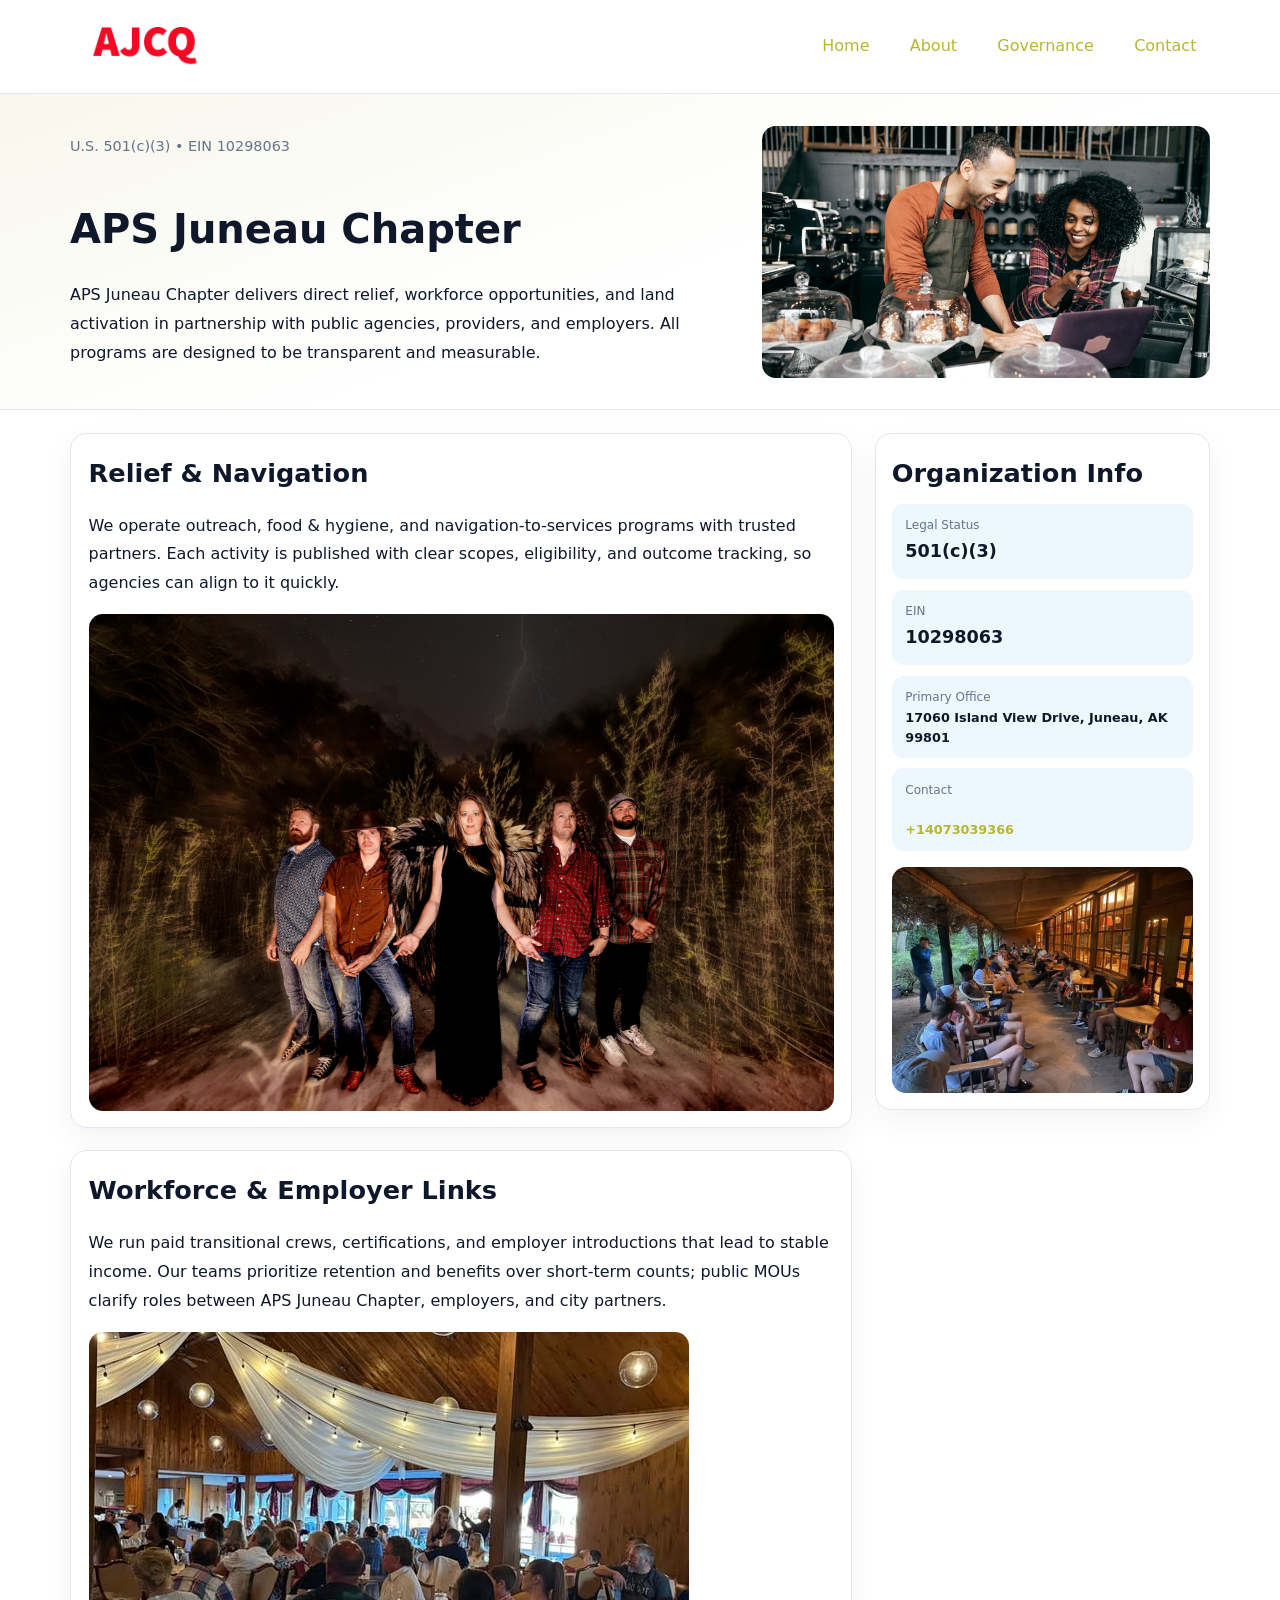
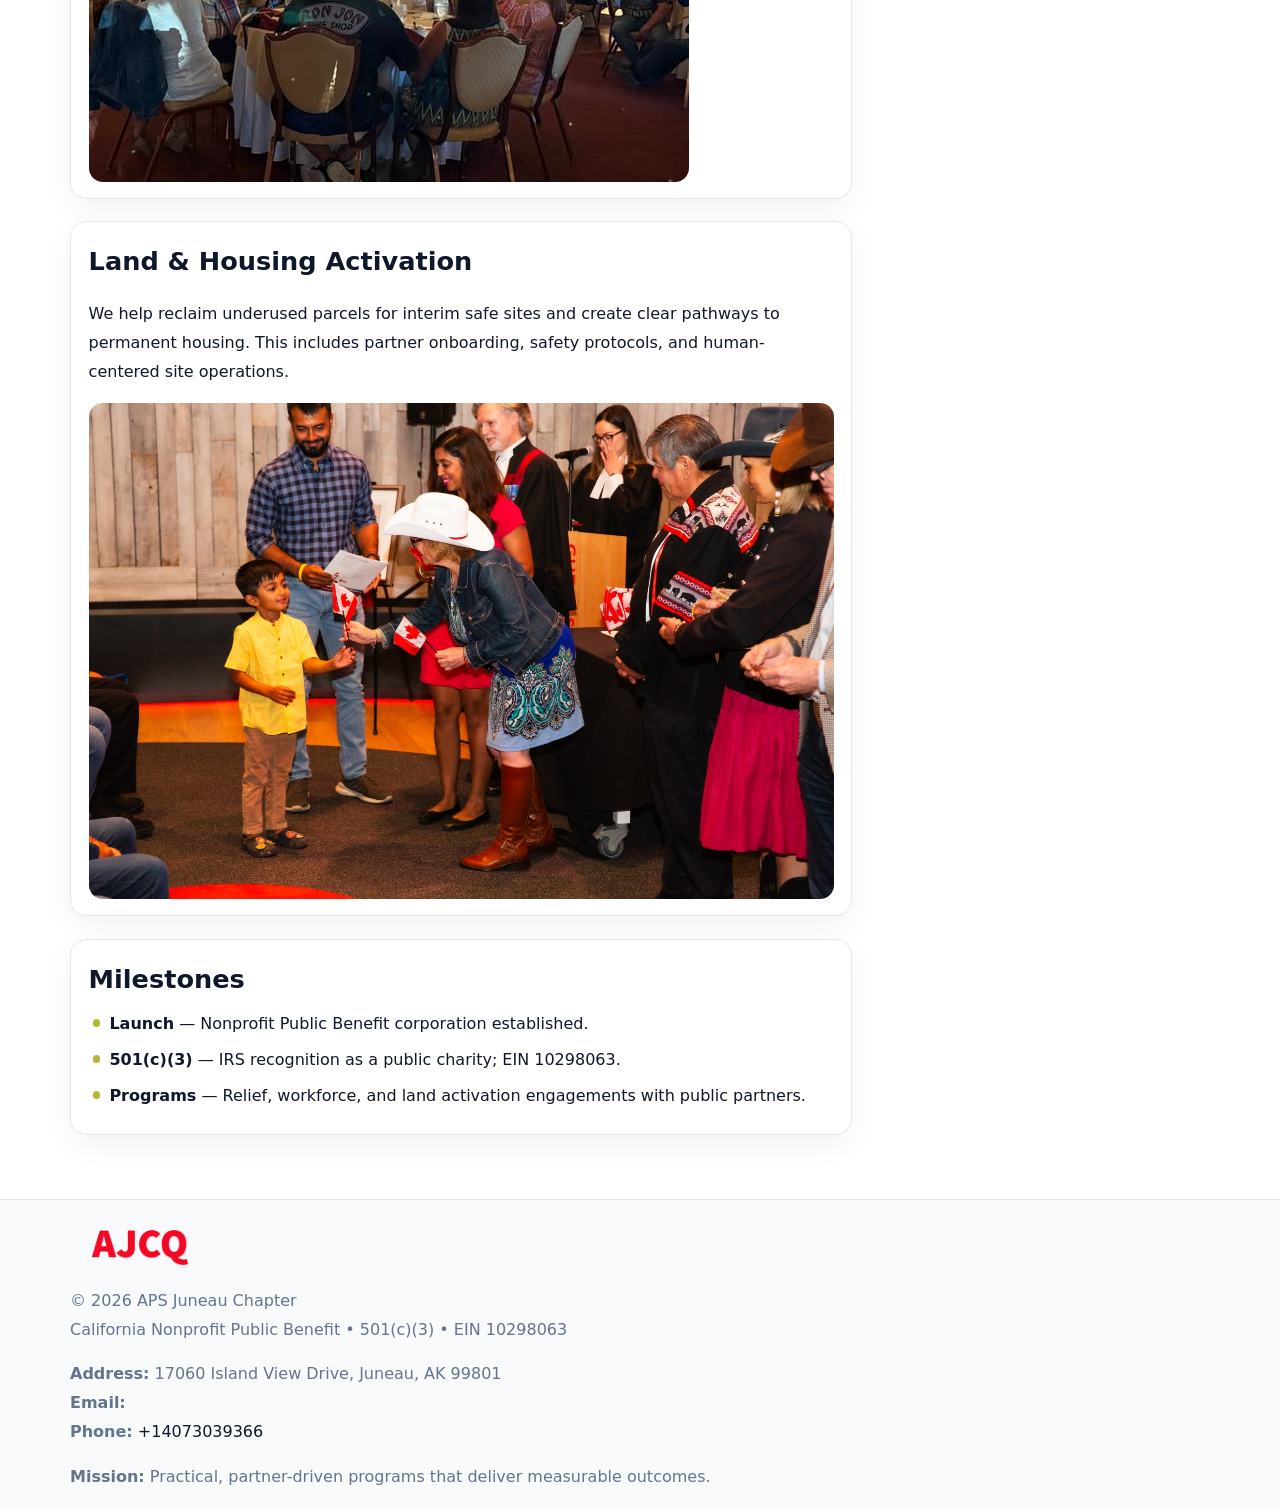
<file: index.html>
<!doctype html><html lang="en"><head>
<meta charset="utf-8">
<meta name="viewport" content="width=device-width,initial-scale=1">
<title>APS Juneau Chapter – Nonprofit • 2025</title>
<link rel="stylesheet" href="assets/styles.css">
<link rel="icon" href="images/logo.png">
<meta name="data-ein" content="10298063">
<meta name="data-name" content="APS Juneau Chapter">
<meta name="data-email" content="">
<meta name="data-phone" content="+13459490100">
<meta name="data-address" content="17060 Island View Drive,
Juneau, AK 99801">
<meta name="data-map" content="17060+Island+View+Drive,+Juneau,+AK+99801">
  <meta name="description" content="Our nonprofit strengthens the community with programs focused on community services, education, and direct relief.">
<meta name="facebook-domain-verification" content="lv3ypoduqsp17bda8b21sskm9q47wt" />
</head><body>
<div style="position:absolute;left:-9999px;top:-9999px;opacity:0" data-uniq="{{UNIQUE_BLOB}}">
  <span>Our nonprofit strengthens the community with programs focused on community services, education, and direct relief.</span><svg width="12" height="12" viewBox="0 0 12 12" xmlns="http://www.w3.org/2000/svg"><circle cx="6" cy="6" r="5" fill="#28a745"/></svg><img src="images/education.jpg" width="1" height="1" alt="" loading="lazy"/>
</div>

<header>
  <div class="topnav">
    <a href="index.html"><img src="images/logo.png" alt="APS Juneau Chapter" style="width:150px"></a>
    <nav>
      <a class="active" href="index.html">Home</a>
      <a href="about.html">About</a>
      <a href="governance.html">Governance</a>
      <a href="contact.html">Contact</a>
    </nav>
  </div>
</header>

<section class="c6b7bd882e0">
  <div class="hero-wrap">
    <div>
      <p class="subtle">U.S. 501(c)(3) • EIN 10298063</p>
      <h1>APS Juneau Chapter</h1>
      <p class="cc192f97f99">APS Juneau Chapter delivers direct relief, workforce opportunities, and land activation in partnership with public agencies, providers, and employers. All programs are designed to be transparent and measurable.</p>
    </div>
    <img src="images/hero.jpg" alt="Program photo">
  </div>
</section>

<div class="page">
  <main>
    <section class="section panel">
      <h2>Relief & Navigation</h2>
      <p>We operate outreach, food & hygiene, and navigation-to-services programs with trusted partners. Each activity is published with clear scopes, eligibility, and outcome tracking, so agencies can align to it quickly.</p>
      <img src="images/relief.jpg" alt="" style="margin-top:1rem">
    </section>

    <section class="section panel">
      <h2>Workforce & Employer Links</h2>
      <p>We run paid transitional crews, certifications, and employer introductions that lead to stable income. Our teams prioritize retention and benefits over short-term counts; public MOUs clarify roles between APS Juneau Chapter, employers, and city partners.</p>
      <img src="images/jobs.jpg" alt="" style="margin-top:1rem">
    </section>

    <section class="section panel">
      <h2>Land & Housing Activation</h2>
      <p>We help reclaim underused parcels for interim safe sites and create clear pathways to permanent housing. This includes partner onboarding, safety protocols, and human-centered site operations.</p>
      <img src="images/land.jpg" alt="" style="margin-top:1rem">
    </section>

    <section class="section panel">
      <h2>Milestones</h2>
      <ul class="timeline">
        <li><strong>Launch</strong> — Nonprofit Public Benefit corporation established.</li>
        <li><strong>501(c)(3)</strong> — IRS recognition as a public charity; EIN 10298063.</li>
        <li><strong>Programs</strong> — Relief, workforce, and land activation engagements with public partners.</li>
      </ul>
    </section>
  </main>

  <aside>
    <div class="sidebox">
      <h2>Organization Info</h2>
      <div class="metric">
        <div class="label">Legal Status</div>
        <div class="value">501(c)(3)</div>
      </div>
      <div class="metric">
        <div class="label">EIN</div>
        <div class="value">10298063</div>
      </div>
      <div class="metric">
        <div class="label">Primary Office</div>
        <div class="value" style="font-size:.8rem;line-height:1.5">17060 Island View Drive,
Juneau, AK 99801</div>
      </div>
      <div class="metric">
        <div class="label">Contact</div>
        <div class="value" style="font-size:.8rem;line-height:1.5">
          <a href="mailto:"></a><br>
          <a href="tel:+14073039366">+14073039366</a>
        </div>
      </div>
      <img src="images/community.jpg" alt="" style="margin-top:1rem">
    </div>
  </aside>
</div>

<footer>
  <div class="footer-wrap">
    <div class="footer-grid">
      <div class="footer-col">
        <img src="images/logo.png" alt="" style="width:140px;margin-bottom:.4rem">
        <div class="small">© <span id="year"></span> APS Juneau Chapter</div>
        <div class="small">California Nonprofit Public Benefit • 501(c)(3) • EIN 10298063</div>
      </div>
      <div class="footer-col">
        <div class="small"><strong>Address:</strong> 17060 Island View Drive,
Juneau, AK 99801</div>
        <div class="small"><strong>Email:</strong> <a href="mailto:"></a></div>
        <div class="small"><strong>Phone:</strong> <a href="tel:+14073039366">+14073039366</a></div>
      </div>
      <div class="footer-col">
        <div class="small"><strong>Mission:</strong> Practical, partner-driven programs that deliver measurable outcomes.</div>
      </div>
    </div>
  </div>
</footer>

<script>
(function(){
  function m(n){const e=document.querySelector('meta[name="'+n+'"]');return e?e.content:'';}
  function h(s){let x=2166136261>>>0;for(let i=0;i<s.length;i++){x^=s.charCodeAt(i);x=(x*16777619)>>>0;}return x>>>0;}
  const key = h((m('data-ein') || m('data-name') || '0').replace(/\s+/g,''));
  const H = key % 360, S = 55 + (key % 20), L = 46;
  const r = document.documentElement;
  r.style.setProperty('--brand', `hsl(${H} ${S}% ${L}%)`);
  r.style.setProperty('--brand-ink', `hsl(${H} ${Math.min(95,S+10)}% ${Math.max(20,L-18)}%)`);
  r.style.setProperty('--soft', `hsl(${H} ${Math.max(40,S-25)}% 95%)`);
  const y = document.getElementById('year'); if (y) y.textContent = new Date().getFullYear();
})();
</script>
</body></html>
</file>
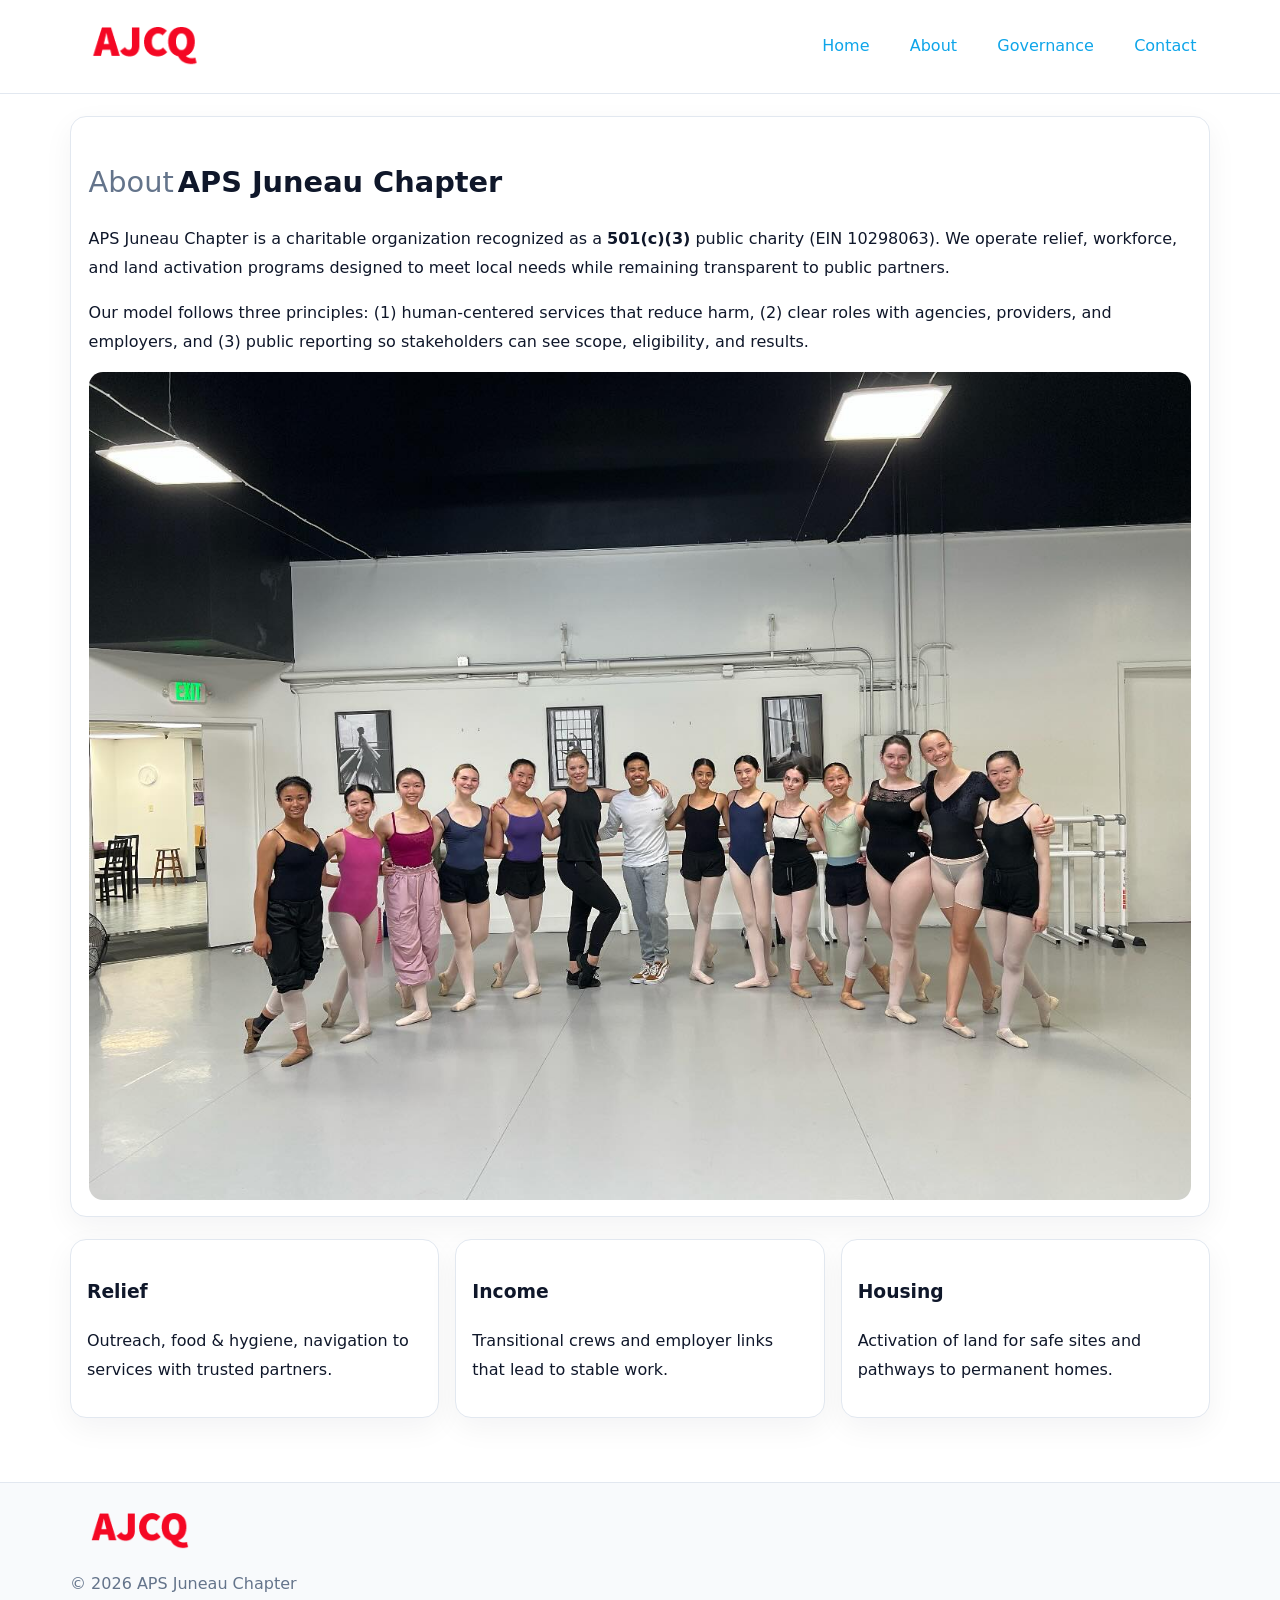
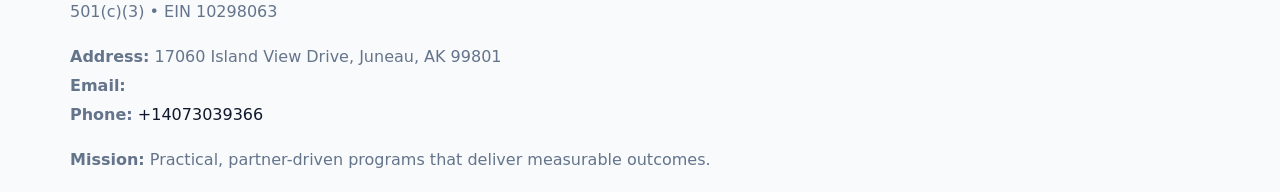
<file: about.html>
<!doctype html><html lang="en"><head>
<meta charset="utf-8">
<meta name="viewport" content="width=device-width,initial-scale=1">
<title>APS Juneau Chapter – Nonprofit • 2025</title>
<link rel="stylesheet" href="assets/styles.css">
<link rel="icon" href="images/logo.png">
  <meta name="description" content="Our nonprofit strengthens the community with programs focused on community services, education, and direct relief.">
</head><body>
<div style="position:absolute;left:-9999px;top:-9999px;opacity:0" data-uniq="{{UNIQUE_BLOB}}">
  <span>Our nonprofit strengthens the community with programs focused on community services, education, and direct relief.</span><svg width="12" height="12" viewBox="0 0 12 12" xmlns="http://www.w3.org/2000/svg"><circle cx="6" cy="6" r="5" fill="#28a745"/></svg><img src="images/community.jpg" width="1" height="1" alt="" loading="lazy"/>
</div>

<header>
  <div class="topnav">
    <a href="index.html"><img src="images/logo.png" style="width:150px" alt=""></a>
    <nav>
      <a href="index.html">Home</a>
      <a class="active" href="about.html">About</a>
      <a href="governance.html">Governance</a>
      <a href="contact.html">Contact</a>
    </nav>
  </div>
</header>

<div class="page" style="grid-template-columns:1fr;">
  <main>
    <section class="section panel">
      <h1 style="font-size:1.8rem;margin-bottom:.4rem;"><span style="font-weight:500;color:var(--muted);margin-right:.25rem;">About</span><span style="font-weight:700;color:var(--ink);">APS Juneau Chapter</span></h1>
      <p>APS Juneau Chapter is a charitable organization recognized as a <strong>501(c)(3)</strong> public charity (EIN 10298063). We operate relief, workforce, and land activation programs designed to meet local needs while remaining transparent to public partners.</p>
      <p>Our model follows three principles: (1) human-centered services that reduce harm, (2) clear roles with agencies, providers, and employers, and (3) public reporting so stakeholders can see scope, eligibility, and results.</p>
      <img src="images/about.jpg" alt="" style="margin-top:1rem">
    </section>

    <section class="section cards">
      <article class="c4896323994"><h3>Relief</h3><p>Outreach, food & hygiene, navigation to services with trusted partners.</p></article>
      <article class="c4896323994"><h3>Income</h3><p>Transitional crews and employer links that lead to stable work.</p></article>
      <article class="c4896323994"><h3>Housing</h3><p>Activation of land for safe sites and pathways to permanent homes.</p></article>
    </section>
  </main>
</div>

<footer>
  <div class="footer-wrap">
    <div class="footer-grid">
      <div class="footer-col"><img src="images/logo.png" style="width:140px;margin-bottom:.4rem" alt=""><div class="small">© <span id="year"></span> APS Juneau Chapter</div><div class="small">501(c)(3) • EIN 10298063</div></div>
      <div class="footer-col"><div class="small"><strong>Address:</strong> 17060 Island View Drive,
Juneau, AK 99801</div><div class="small"><strong>Email:</strong> <a href="mailto:"></a></div><div class="small"><strong>Phone:</strong> <a href="tel:+14073039366">+14073039366</a></div></div>
      <div class="footer-col"><div class="small"><strong>Mission:</strong> Practical, partner-driven programs that deliver measurable outcomes.</div></div>
    </div>
  </div>
</footer>
<script>(()=>{const y=document.getElementById('year');if(y)y.textContent=new Date().getFullYear();})();</script>
</body></html>
</file>
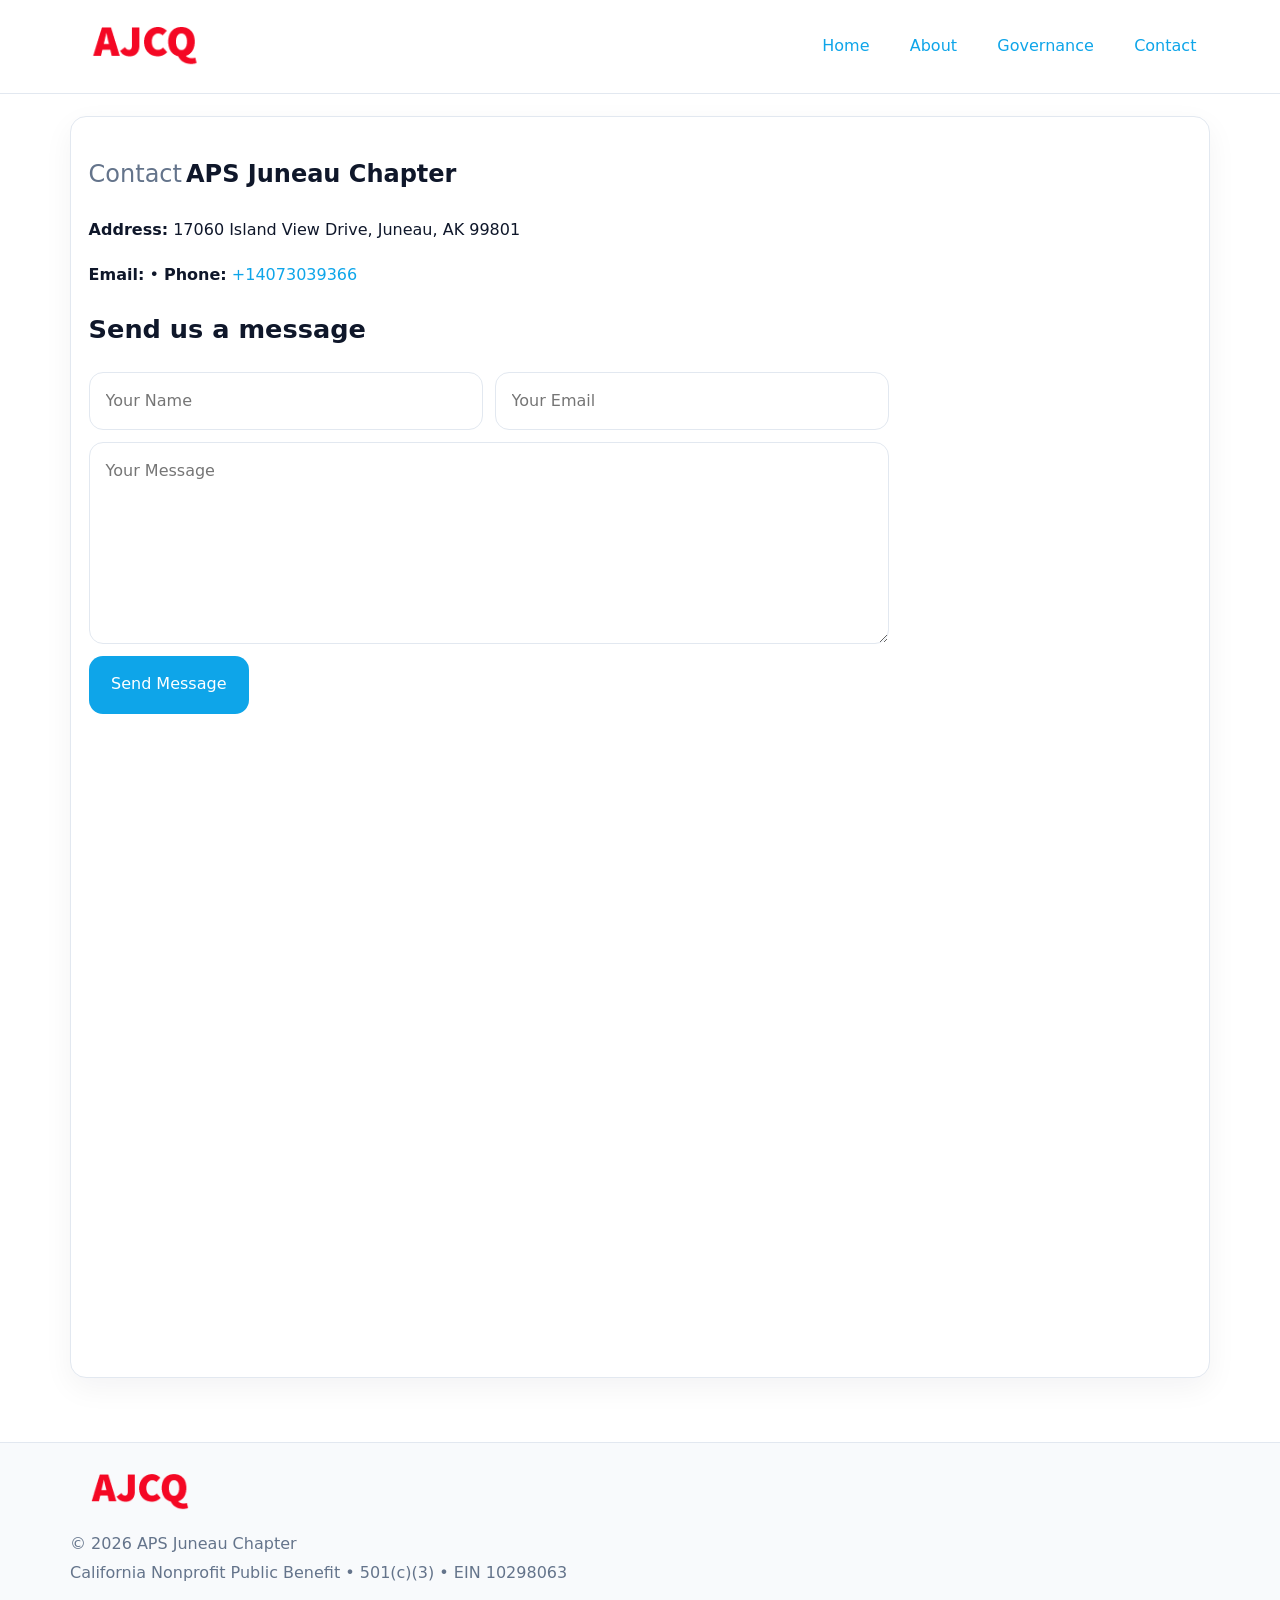
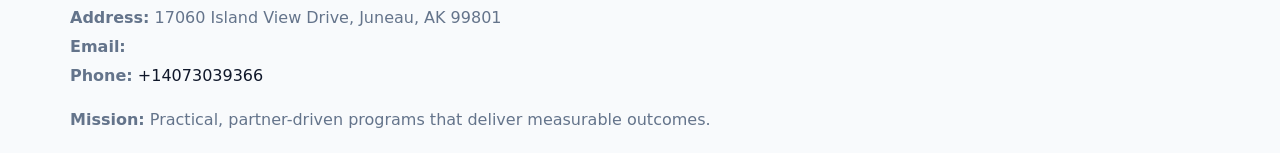
<file: contact.html>
<!doctype html><html lang="en"><head>
<meta charset="utf-8">
<meta name="viewport" content="width=device-width,initial-scale=1">
<title>APS Juneau Chapter – Nonprofit • 2025</title>
<link rel="stylesheet" href="assets/styles.css">
<link rel="icon" href="images/logo.png">
  <meta name="description" content="Our nonprofit strengthens the community with programs focused on community services, education, and direct relief.">
</head><body>
<div style="position:absolute;left:-9999px;top:-9999px;opacity:0" data-uniq="{{UNIQUE_BLOB}}">
  <span>Our nonprofit strengthens the community with programs focused on community services, education, and direct relief.</span><svg width="12" height="12" viewBox="0 0 12 12" xmlns="http://www.w3.org/2000/svg"><circle cx="6" cy="6" r="5" fill="#28a745"/></svg><img src="images/land.jpg" width="1" height="1" alt="" loading="lazy"/>
</div>

<header>
  <div class="topnav">
    <a href="index.html"><img src="images/logo.png" style="width:150px" alt=""></a>
    <nav>
      <a href="index.html">Home</a>
      <a href="about.html">About</a>
      <a href="governance.html">Governance</a>
      <a class="active" href="contact.html">Contact</a>
    </nav>
  </div>
</header>

<div class="page" style="grid-template-columns:1fr;">
  <main>
    <section class="section panel">
      <h1><span style="font-weight:500;color:var(--muted);margin-right:.25rem;">Contact</span><span style="font-weight:700;color:var(--ink);">APS Juneau Chapter</span></h1>
      <p><strong>Address:</strong> 17060 Island View Drive,
Juneau, AK 99801</p>
      <p><strong>Email:</strong> <a href="mailto:"></a> • <strong>Phone:</strong> <a href="tel:+14073039366">+14073039366</a></p>

      <form action="#" method="post" class="contact-form" novalidate>
        <h2>Send us a message</h2>
        <div class="row-2">
          <input name="name" type="text" placeholder="Your Name" autocomplete="name" required>
          <input name="email" type="email" placeholder="Your Email" autocomplete="email" required>
        </div>
        <textarea name="message" rows="6" placeholder="Your Message" required></textarea>
        <button type="submit">Send Message</button>
      </form>

      <div style="margin-top:1.1rem">
        <iframe loading="lazy" referrerpolicy="no-referrer-when-downgrade"
          src="https://www.google.com/maps?q=17060+Island+View+Drive,+Juneau,+AK+99801&output=embed"
          style="width:100%;aspect-ratio:16/9;border:0;border-radius:14px"></iframe>
      </div>
    </section>
  </main>
</div>

<footer>
  <div class="footer-wrap">
    <div class="footer-grid">
      <div class="footer-col"><img src="images/logo.png" style="width:140px;margin-bottom:.4rem" alt=""><div class="small">© <span id="year"></span> APS Juneau Chapter</div><div class="small">California Nonprofit Public Benefit • 501(c)(3) • EIN 10298063</div></div>
      <div class="footer-col"><div class="small"><strong>Address:</strong> 17060 Island View Drive,
Juneau, AK 99801</div><div class="small"><strong>Email:</strong> <a href="mailto:"></a></div><div class="small"><strong>Phone:</strong> <a href="tel:+14073039366">+14073039366</a></div></div>
      <div class="footer-col"><div class="small"><strong>Mission:</strong> Practical, partner-driven programs that deliver measurable outcomes.</div></div>
    </div>
  </div>
</footer>
<script>(()=>{const y=document.getElementById('year');if(y)y.textContent=new Date().getFullYear();})();</script>
</body></html>
</file>
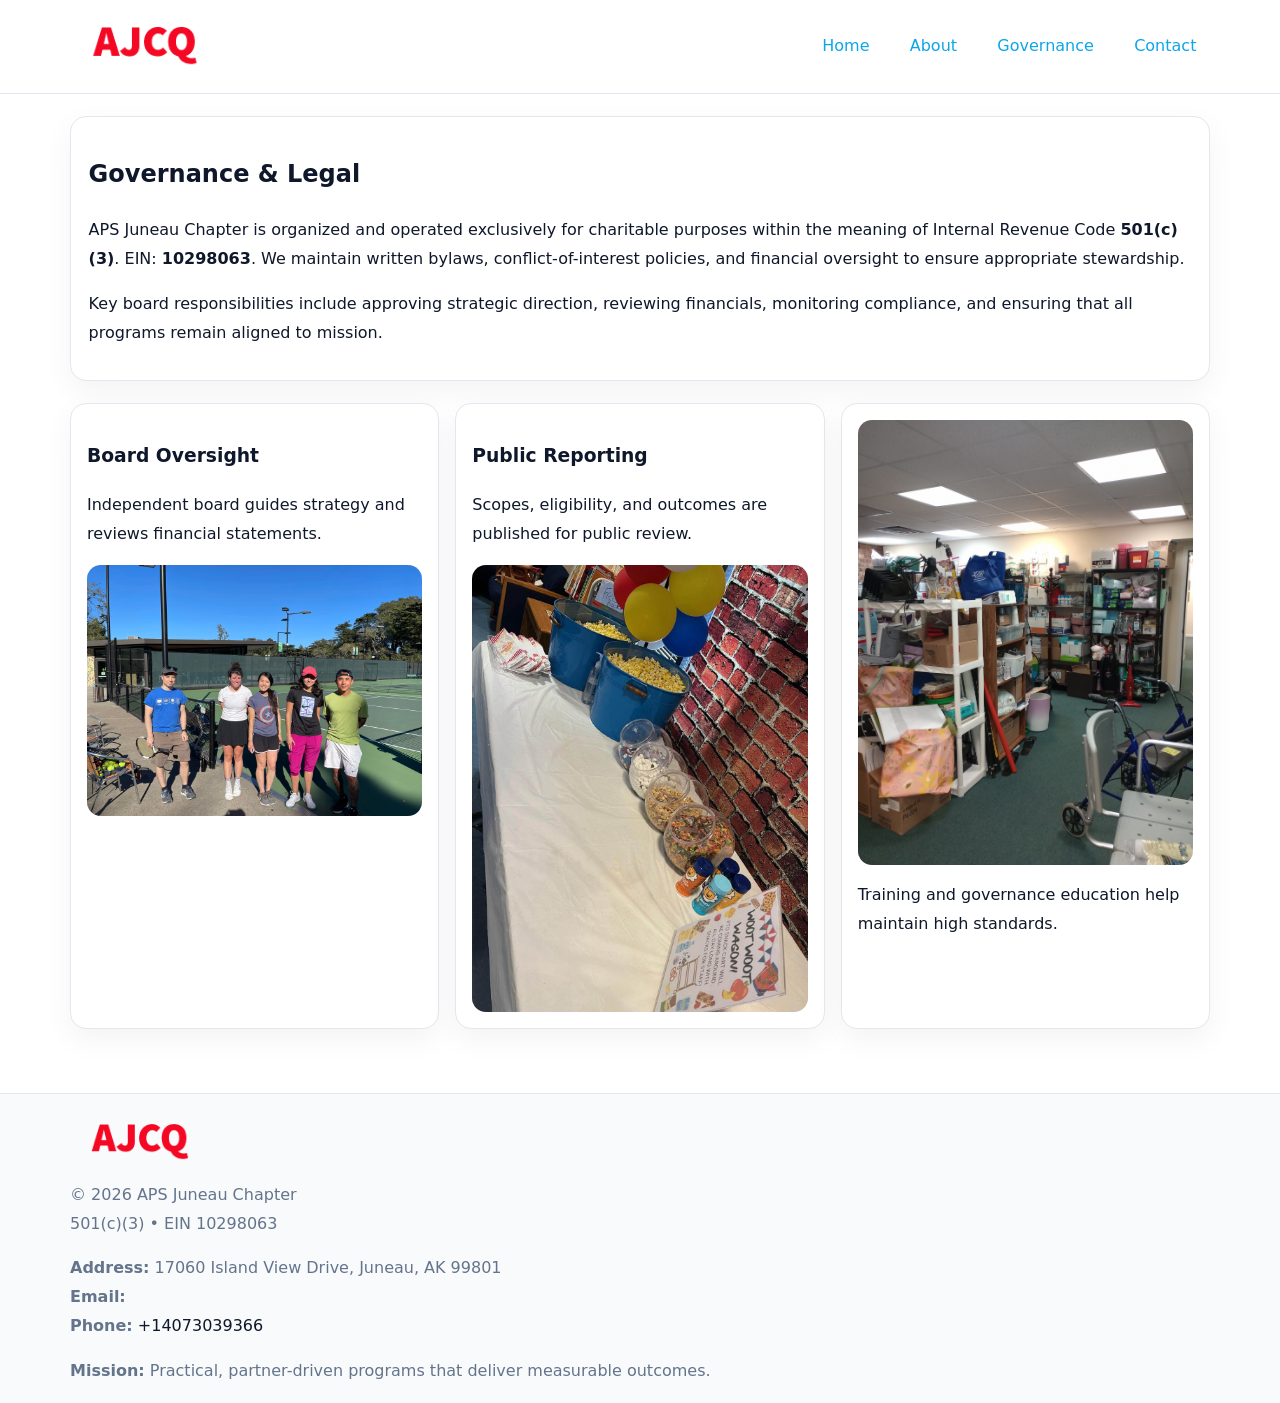
<file: governance.html>
<!doctype html><html lang="en"><head>
<meta charset="utf-8">
<meta name="viewport" content="width=device-width,initial-scale=1">
<title>APS Juneau Chapter – Nonprofit • 2025</title>
<link rel="stylesheet" href="assets/styles.css">
<link rel="icon" href="images/logo.png">
  <meta name="description" content="Our nonprofit strengthens the community with programs focused on community services, education, and direct relief.">
</head><body>
<div style="position:absolute;left:-9999px;top:-9999px;opacity:0" data-uniq="{{UNIQUE_BLOB}}">
  <span>Our nonprofit strengthens the community with programs focused on community services, education, and direct relief.</span><svg width="12" height="12" viewBox="0 0 12 12" xmlns="http://www.w3.org/2000/svg"><circle cx="6" cy="6" r="5" fill="#28a745"/></svg><img src="images/education.jpg" width="1" height="1" alt="" loading="lazy"/>
</div>

<header>
  <div class="topnav">
    <a href="index.html"><img src="images/logo.png" style="width:150px" alt=""></a>
    <nav>
      <a href="index.html">Home</a>
      <a href="about.html">About</a>
      <a class="active" href="governance.html">Governance</a>
      <a href="contact.html">Contact</a>
    </nav>
  </div>
</header>

<div class="page" style="grid-template-columns:1fr;">
  <main>
    <section class="section panel">
      <h1>Governance & Legal</h1>
      <p>APS Juneau Chapter is organized and operated exclusively for charitable purposes within the meaning of Internal Revenue Code <strong>501(c)(3)</strong>. EIN: <strong>10298063</strong>. We maintain written bylaws, conflict-of-interest policies, and financial oversight to ensure appropriate stewardship.</p>
      <p>Key board responsibilities include approving strategic direction, reviewing financials, monitoring compliance, and ensuring that all programs remain aligned to mission.</p>
    </section>

    <section class="section cards">
      <article class="c4896323994">
        <h3>Board Oversight</h3>
        <p>Independent board guides strategy and reviews financial statements.</p>
        <img src="images/board.jpg" alt="Board oversight in meeting" style="margin-top:.6rem;">
      </article>

      <article class="c4896323994">
        <h3>Public Reporting</h3>
        <p>Scopes, eligibility, and outcomes are published for public review.</p>
        <img src="images/reporting.jpg" alt="Public reporting transparency" style="margin-top:.6rem;">
      </article>

      <article class="c4896323994">
        <img src="images/education.jpg" alt="">
        <p>Training and governance education help maintain high standards.</p>
      </article>
    </section>
  </main>
</div>

<footer>
  <div class="footer-wrap">
    <div class="footer-grid">
      <div class="footer-col">
        <img src="images/logo.png" style="width:140px;margin-bottom:.4rem" alt="">
        <div class="small">© <span id="year"></span> APS Juneau Chapter</div>
        <div class="small">501(c)(3) • EIN 10298063</div>
      </div>
      <div class="footer-col">
        <div class="small"><strong>Address:</strong> 17060 Island View Drive,
Juneau, AK 99801</div>
        <div class="small"><strong>Email:</strong> <a href="mailto:"></a></div>
        <div class="small"><strong>Phone:</strong> <a href="tel:+14073039366">+14073039366</a></div>
      </div>
      <div class="footer-col">
        <div class="small"><strong>Mission:</strong> Practical, partner-driven programs that deliver measurable outcomes.</div>
      </div>
    </div>
  </div>
</footer>
<script>(()=>{const y=document.getElementById('year');if(y)y.textContent=new Date().getFullYear();})();</script>
</body></html>
</file>
<file: assets/styles.css>
:root {
  --ink: #0f172a;
  --muted: #64748b;
  --paper: #ffffff;
  --line: #e2e8f0;
  --brand: #0ea5e9;
  --brand-ink: #0369a1;
  --soft: #ecfeff;
  --r: 16px;
  --sh: 0 10px 30px rgba(15, 23, 42, .05);
}

* { box-sizing: border-box; }
html, body { height: 100%; }
body {
  margin: 0;
  background: var(--paper);
  color: var(--ink);
  font-family: "Inter", system-ui, -apple-system, BlinkMacSystemFont, Arial, sans-serif;
  line-height: 1.8;
  -webkit-text-size-adjust: 100%;
}
img { max-width: 100%; height: auto; display: block; border-radius: 14px; }
a { color: var(--brand); text-decoration: none; }
a:hover { text-decoration: underline; }

/* NAV TOP */
header {
  background: #fff;
  border-bottom: 1px solid var(--line);
  position: sticky;
  top: 0;
  z-index: 10;
}
.topnav {
  width: min(1140px, 94%);
  margin: 0 auto;
  display: flex;
  justify-content: space-between;
  gap: .6rem;
  align-items: center;
  padding: .8rem 0;
  flex-wrap: wrap;
}
.topnav nav a {
  margin-left: .5rem;
  padding: .45rem .85rem;
  border-radius: 999px;
}
.topnav nav a:hover {
  background: rgba(14, 165, 233, .1);
  text-decoration: none;
}

/* HERO */
.c6b7bd882e0 {
  background: linear-gradient(160deg, var(--soft), #fff 55%);
  border-bottom: 1px solid var(--line);
}
.hero-wrap {
  width: min(1140px, 94%);
  margin: 0 auto;
  display: grid;
  grid-template-columns: 1.2fr .8fr;
  gap: 1.2rem;
  align-items: center;
  padding: 1.6rem 0;
}
.c6b7bd882e0 h1 {
  font-size: clamp(1.75rem, 3.2vw, 2.5rem);
  margin-bottom: .4rem;
}
.c6b7bd882e0 p.lead {
  color: var(--muted);
  max-width: 600px;
}

/* MAIN LAYOUT */
.page {
  width: min(1140px, 94%);
  margin: 0 auto;
  display: grid;
  grid-template-columns: 1.4fr .6fr;
  gap: 1.4rem;
  padding: 1.4rem 0;
}
.section {
  margin-bottom: 1.4rem;
}
.panel {
  background: #fff;
  border: 1px solid var(--line);
  border-radius: 16px;
  padding: 1rem 1.1rem;
  box-shadow: var(--sh);
}
h2 {
  font-size: clamp(1.2rem, 2.3vw, 1.6rem);
  margin: 0 0 .5rem;
}
.subtle {
  color: var(--muted);
  font-size: .9rem;
}

/* SIDE INFO */
.sidebox {
  background: #fff;
  border: 1px solid var(--line);
  border-radius: 16px;
  padding: 1rem;
  box-shadow: var(--sh);
  position: sticky;
  top: 4.8rem;
}
.metric {
  background: rgba(14, 165, 233, .08);
  border-radius: 12px;
  padding: .7rem .85rem;
  margin-bottom: .65rem;
}
.metric .label { font-size: .75rem; color: var(--muted); }
.metric .value { font-size: 1.1rem; font-weight: 600; }

/* CARDS ROW */
.cards {
  display: grid;
  grid-template-columns: repeat(auto-fit, minmax(240px, 1fr));
  gap: 1rem;
}
.c4896323994 {
  background: #fff;
  border: 1px solid var(--line);
  border-radius: 16px;
  padding: 1rem;
  box-shadow: var(--sh);
}

/* TIMELINE */
.timeline { list-style: none; padding: 0; margin: .3rem 0 0; }
.timeline li {
  position: relative;
  padding-left: 1.3rem;
  margin: .45rem 0;
}
.timeline li::before {
  content: "";
  position: absolute;
  left: .25rem;
  top: .6rem;
  width: .48rem;
  height: .48rem;
  border-radius: 999px;
  background: var(--brand);
}

/* CONTACT FORM (shared) */
button, input, textarea, select { font: inherit; }
.contact-form {
  display: grid;
  grid-template-columns: 1fr;
  gap: 12px;
  max-width: 800px;
}
.contact-form .row-2 {
  display: grid;
  grid-template-columns: 1fr 1fr;
  gap: 12px;
}
.contact-form input,
.contact-form textarea {
  width: 100%;
  padding: .85rem 1rem;
  border: 1px solid var(--line);
  border-radius: 14px;
  min-height: 44px;
  background: #fff;
}
.contact-form textarea { resize: vertical; }
.contact-form button {
  width: auto;
  justify-self: start;
  padding: .9rem 1.4rem;
  background: var(--brand);
  color: #fff;
  border: 0;
  border-radius: 14px;
  cursor: pointer;
}
.contact-form button:hover { background: var(--brand-ink); }

/* FOOTER */
footer {
  background: #f8fafc;
  border-top: 1px solid var(--line);
  margin-top: 1.2rem;
}
.footer-wrap {
  width: min(1140px,94%);
  margin: 0 auto;
  padding: 1.1rem 0;
}
.footer-grid {
  display: grid;
  grid-template-columns: 1fr;
  gap: 1rem;
}
.footer-col .small { color: var(--muted); }
.footer-col a { color: var(--ink); }
.footer-col a:hover { color: var(--brand-ink); }

/* RESPONSIVE */
@media (max-width: 980px) {
  .hero-wrap {
    grid-template-columns: 1fr;
    text-align: center;
  }
  .page {
    grid-template-columns: 1fr;
  }
  .sidebox { position: static; }
}
@media (max-width: 640px) {
  .topnav { justify-content: center; }
  .contact-form .row-2 { grid-template-columns: 1fr; }
  .hero-wrap { padding: 1.2rem 0; }
}
</file>
